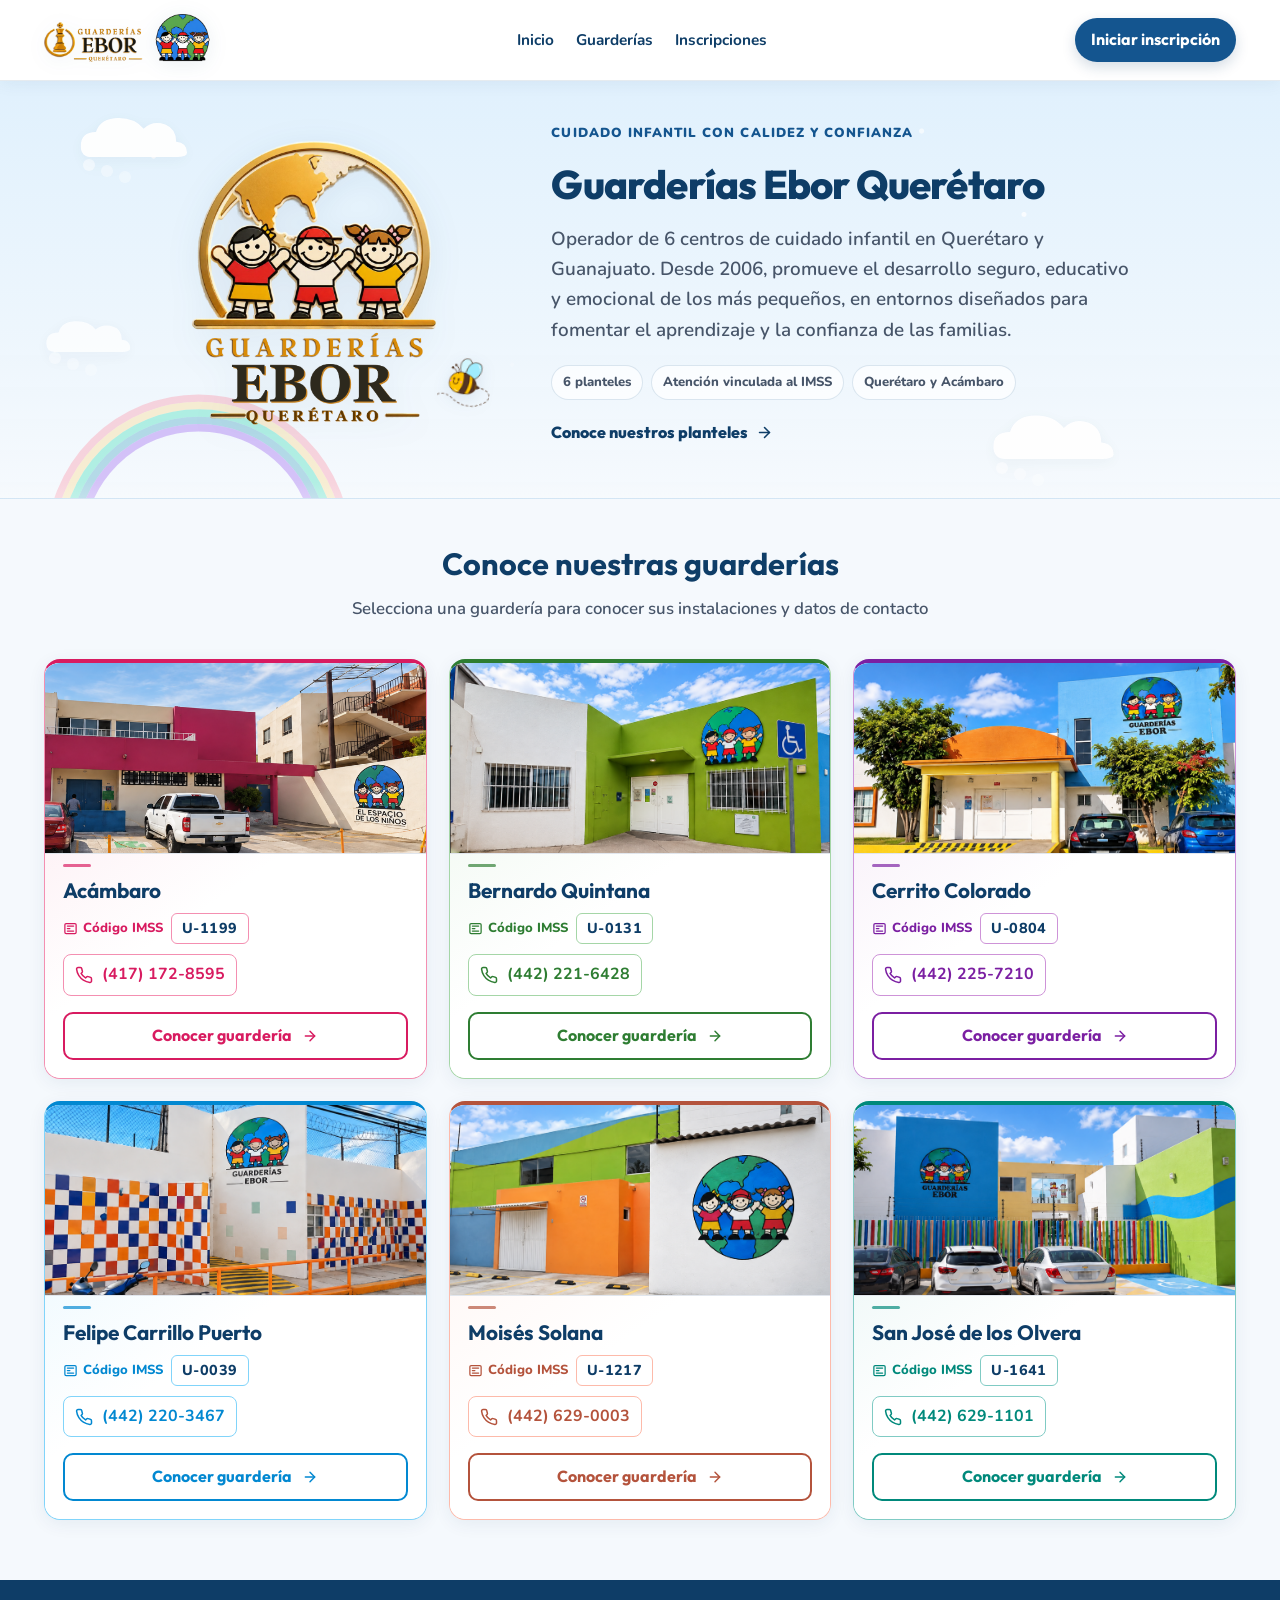
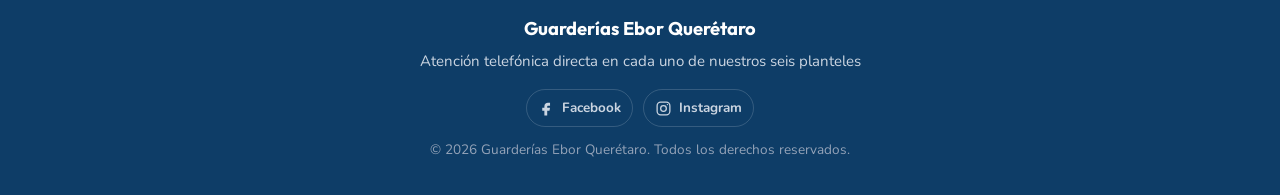
<file: index.html>
<!DOCTYPE html>
<html lang="es">

<head>
    <meta charset="UTF-8">
    <meta name="viewport" content="width=device-width, initial-scale=1.0">
    <title>Guarderías Ebor Querétaro — Conoce nuestras guarderías</title>
    <meta name="description"
        content="Página oficial de Guarderías Ebor Querétaro. Conoce nuestras 6 guarderías con instalaciones seguras, calidez humana y atención infantil profesional.">

    <!-- Tipografía Google Fonts -->
    <link rel="preconnect" href="https://fonts.googleapis.com">
    <link rel="preconnect" href="https://fonts.gstatic.com" crossorigin>
    <link
        href="https://fonts.googleapis.com/css2?family=Nunito:wght@400;600;700;800;900&family=Outfit:wght@500;600;700;800&display=swap"
        rel="stylesheet">

    <!-- Hojas de estilo -->
    <link rel="stylesheet" href="css/styles.css?v=4">
    <link rel="stylesheet" href="css/responsive.css">
</head>

<body>

    <nav class="main-nav" aria-label="Navegación principal">
        <div class="nav-inner">
            <a href="index.html" class="nav-brand" aria-label="Inicio de Guarderías Ebor">
                <img src="assets/img/banner-principal.png" alt="Guarderías Ebor" class="nav-brand-image">
            </a>
            <div class="nav-links" aria-label="Menú principal">
                <a href="index.html">Inicio</a>
                <a href="#guarderias">Guarderías</a>
                <a href="pages/inscripciones.html">Inscripciones</a>
            </div>
            <a href="pages/inscripciones.html" class="nav-cta">Iniciar inscripción</a>
        </div>
    </nav>

    <!-- Encabezado con atmósfera infantil-institucional -->
    <header class="hero-cielo">
        <!-- Elementos decorativos de fondo sutiles -->
        <div class="decoracion-cielo" aria-hidden="true">
            <!-- Nubes blancas decorativas -->
            <div class="nube nube-1">
                <svg viewBox="0 0 120 60" class="nube-svg">
                    <path
                        d="M20,48 Q10,48 10,38 Q10,25 24,25 Q28,12 45,12 Q60,12 68,22 Q76,14 88,18 Q98,22 98,34 Q108,35 108,44 Q108,48 98,48 Z"
                        fill="#ffffff" />
                </svg>
            </div>
            <div class="nube nube-2">
                <svg viewBox="0 0 140 70" class="nube-svg">
                    <path
                        d="M24,56 Q12,56 12,44 Q12,30 28,30 Q33,14 53,14 Q70,14 80,26 Q90,16 104,21 Q116,26 116,40 Q128,41 128,52 Q128,56 116,56 Z"
                        fill="#ffffff" />
                </svg>
            </div>
            <div class="nube nube-3">
                <svg viewBox="0 0 110 55" class="nube-svg">
                    <path
                        d="M18,44 Q9,44 9,35 Q9,23 22,23 Q26,11 41,11 Q55,11 62,20 Q70,13 81,17 Q90,20 90,31 Q99,32 99,40 Q99,44 90,44 Z"
                        fill="#ffffff" />
                </svg>
            </div>

            <div class="arcoiris-sutil">
                <svg viewBox="0 0 300 150" class="arcoiris-svg">
                    <path d="M 30,150 A 120,120 0 0,1 270,150" fill="none" stroke="#ff758f" stroke-width="6" opacity="0.36" />
                    <path d="M 36,150 A 114,114 0 0,1 264,150" fill="none" stroke="#ffd166" stroke-width="6" opacity="0.36" />
                    <path d="M 42,150 A 108,108 0 0,1 258,150" fill="none" stroke="#06d6a0" stroke-width="6" opacity="0.36" />
                    <path d="M 48,150 A 102,102 0 0,1 252,150" fill="none" stroke="#118ab2" stroke-width="6" opacity="0.36" />
                    <path d="M 54,150 A 96,96 0 0,1 246,150" fill="none" stroke="#8338ec" stroke-width="6" opacity="0.36" />
                </svg>
            </div>
        </div>

        <!-- Contenido principal del encabezado -->
        <div class="contenedor-hero">
            <!-- Logotipo oficial PNG transparente -->
            <div class="logo-contenedor">
                <img src="assets/img/logo.png" alt="Logotipo oficial de Guarderías Ebor Querétaro"
                    class="logo-principal" width="230" height="268">
                <img src="assets/icons/smiling.png" class="hero-icono-abeja" alt="" aria-hidden="true" width="512" height="512">
            </div>

            <div class="hero-textos">
                <p class="hero-kicker">Cuidado infantil con calidez y confianza</p>
                <h1 class="hero-titulo">Guarderías Ebor Querétaro</h1>
                <p class="hero-subtitulo">Operador de 6 centros de cuidado infantil en Querétaro y Guanajuato. Desde 2006, promueve el desarrollo seguro, educativo y emocional de los más pequeños, en entornos diseñados para fomentar el aprendizaje y la confianza de las familias.</p>
                <div class="hero-datos" aria-label="Información general">
                    <span>6 planteles</span>
                    <span>Atención vinculada al IMSS</span>
                    <span>Querétaro y Acámbaro</span>
                </div>
                <a href="#guarderias" class="hero-enlace">Conoce nuestros planteles
                    <svg viewBox="0 0 24 24" width="17" height="17" fill="none" stroke="currentColor" stroke-width="2.2" stroke-linecap="round" stroke-linejoin="round" aria-hidden="true">
                        <line x1="5" y1="12" x2="19" y2="12"></line>
                        <polyline points="12 5 19 12 12 19"></polyline>
                    </svg>
                </a>
            </div>
        </div>
    </header>

    <!-- Sección principal: Conoce nuestras guarderías -->
    <main class="contenido-principal">
        <section id="guarderias" class="seccion-guarderias" aria-labelledby="titulo-seccion-guarderias">
            <div class="seccion-cabecera">
                <h2 id="titulo-seccion-guarderias" class="seccion-titulo">
                    <span>Conoce nuestras guarderías</span>
                </h2>
                <p class="seccion-subtitulo">Selecciona una guardería para conocer sus instalaciones y datos de contacto
                </p>
            </div>

            <!-- Cuadrícula con las 6 tarjetas de las guarderías -->
            <div id="lista-guarderias" class="cuadricula-guarderias"></div>
        </section>
    </main>

    <!-- Pie de página institucional -->
    <footer class="pie-pagina" id="pie-pagina">
        <div class="pie-contenido">
            <p class="pie-marca"><strong>Guarderías Ebor Querétaro</strong></p>
            <p class="pie-nota">Atención telefónica directa en cada uno de nuestros seis planteles</p>
            <nav class="pie-redes" aria-label="Redes sociales de Guarderías Ebor">
                <a href="https://www.facebook.com/profile.php?id=61594847834977" target="_blank" rel="noopener noreferrer" aria-label="Visitar Facebook de Guarderías Ebor">
                    <svg viewBox="0 0 24 24" width="17" height="17" aria-hidden="true"><path d="M14 8h3V4h-3c-3 0-5 2-5 5v2H6v4h3v7h4v-7h3.2l.8-4h-4V9c0-.7.3-1 1-1Z"/></svg>
                    <span>Facebook</span>
                </a>
                <a href="https://www.instagram.com/guarderiaseborqueretaro/" target="_blank" rel="noopener noreferrer" aria-label="Visitar Instagram de Guarderías Ebor">
                    <svg viewBox="0 0 24 24" width="17" height="17" aria-hidden="true"><rect x="3" y="3" width="18" height="18" rx="5"/><circle cx="12" cy="12" r="4"/><circle cx="17.5" cy="6.5" r="1" class="instagram-punto"/></svg>
                    <span>Instagram</span>
                </a>
            </nav>
            <p class="pie-copyright">&copy; 2026 Guarderías Ebor Querétaro. Todos los derechos reservados.</p>
        </div>
    </footer>

    <!-- Scripts JavaScript -->
    <script src="js/guarderias.js"></script>
    <script src="js/main.js?v=3"></script>

</body>

</html>
</file>
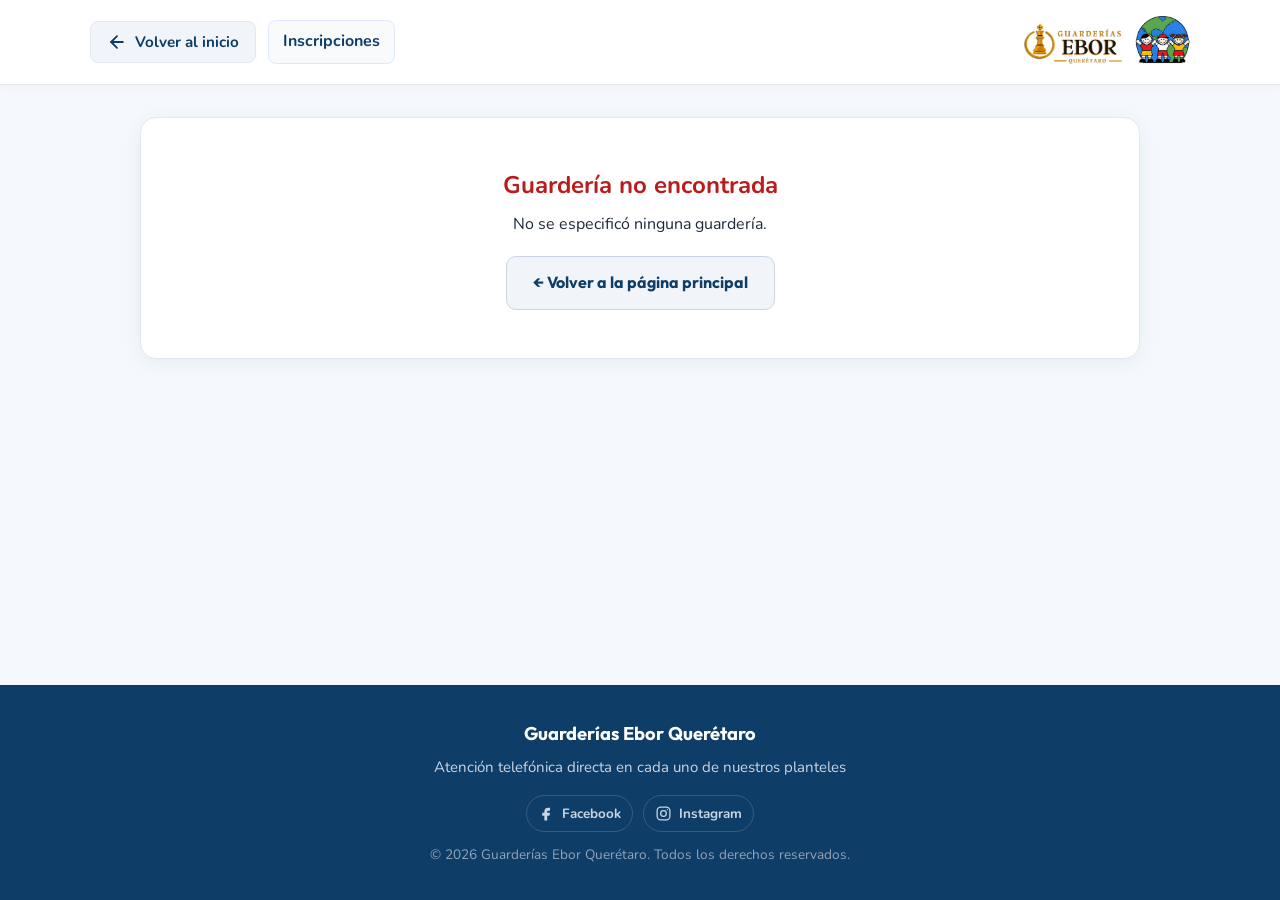
<file: pages/guarderia.html>
<!DOCTYPE html>
<html lang="es">

<head>
    <meta charset="UTF-8">
    <meta name="viewport" content="width=device-width, initial-scale=1.0">
    <title id="pagina-titulo">Guardería — Guarderías Ebor Querétaro</title>
    <meta name="description"
        content="Información, fachada, teléfono y recorrido de las instalaciones de Guarderías Ebor Querétaro.">

    <!-- Tipografía Google Fonts -->
    <link rel="preconnect" href="https://fonts.googleapis.com">
    <link rel="preconnect" href="https://fonts.gstatic.com" crossorigin>
    <link
        href="https://fonts.googleapis.com/css2?family=Nunito:wght@400;600;700;800;900&family=Outfit:wght@500;600;700;800&display=swap"
        rel="stylesheet">

    <!-- Hojas de estilo compartidas -->
    <link rel="stylesheet" href="../css/styles.css?v=4">
    <link rel="stylesheet" href="../css/responsive.css">
</head>

<body class="pagina-detalle">

    <!-- Barra de navegación superior y botón volver -->
    <header class="detalle-header">
        <div class="detalle-nav-contenedor">
            <div class="detalle-nav-izquierda">
                <a href="../index.html" class="btn-volver-arriba" id="btn-volver-superior">
                    <svg viewBox="0 0 24 24" width="20" height="20" fill="none" stroke="currentColor" stroke-width="2.2"
                        stroke-linecap="round" stroke-linejoin="round" aria-hidden="true">
                        <line x1="19" y1="12" x2="5" y2="12"></line>
                        <polyline points="12 19 5 12 12 5"></polyline>
                    </svg>
                    <span>Volver al inicio</span>
                </a>
                <a href="inscripciones.html" class="btn-nav-secundario">Inscripciones</a>
            </div>

            <a href="../index.html" class="detalle-logo-enlace" aria-label="Ir al inicio de Guarderías Ebor">
                <img src="../assets/img/banner-principal.png" alt="Logotipo Guarderías Ebor Querétaro"
                    class="detalle-logo-img" width="140" height="163">
            </a>
        </div>
    </header>

    <!-- Contenedor dinámico del plantel -->
    <main class="detalle-principal" id="contenedor-detalle">
        <!-- Renderizado dinámico vía JavaScript -->
        <div class="cargando-estado" id="estado-cargando">
            <p>Cargando información de la guardería...</p>
        </div>
    </main>

    <!-- Pie de página institucional -->
    <footer class="pie-pagina">
        <div class="pie-contenido">
            <p class="pie-marca"><strong>Guarderías Ebor Querétaro</strong></p>
            <p class="pie-nota">Atención telefónica directa en cada uno de nuestros planteles</p>
            <nav class="pie-redes" aria-label="Redes sociales de Guarderías Ebor">
                <a href="https://www.facebook.com/profile.php?id=61594847834977" target="_blank" rel="noopener noreferrer" aria-label="Visitar Facebook de Guarderías Ebor">
                    <svg viewBox="0 0 24 24" width="17" height="17" aria-hidden="true"><path d="M14 8h3V4h-3c-3 0-5 2-5 5v2H6v4h3v7h4v-7h3.2l.8-4h-4V9c0-.7.3-1 1-1Z"/></svg>
                    <span>Facebook</span>
                </a>
                <a href="https://www.instagram.com/guarderiaseborqueretaro/" target="_blank" rel="noopener noreferrer" aria-label="Visitar Instagram de Guarderías Ebor">
                    <svg viewBox="0 0 24 24" width="17" height="17" aria-hidden="true"><rect x="3" y="3" width="18" height="18" rx="5"/><circle cx="12" cy="12" r="4"/><circle cx="17.5" cy="6.5" r="1" class="instagram-punto"/></svg>
                    <span>Instagram</span>
                </a>
            </nav>
            <p class="pie-copyright">&copy; 2026 Guarderías Ebor Querétaro. Todos los derechos reservados.</p>
        </div>
    </footer>

    <!-- Scripts -->
    <script src="../js/guarderias.js"></script>
    <script>
        document.addEventListener("DOMContentLoaded", () => {
            const params = new URLSearchParams(window.location.search);
            const guarderiaId = params.get("id");
            const contenedor = document.getElementById("contenedor-detalle");

            if (!guarderiaId || typeof guarderias === "undefined") {
                mostrarError("No se especificó ninguna guardería.");
                return;
            }

            const guarderia = guarderias.find(g => g.id.toLowerCase() === guarderiaId.toLowerCase());

            if (!guarderia) {
                mostrarError("La guardería seleccionada no fue encontrada.");
                return;
            }

            // Actualizar título de la página
            document.title = `${guarderia.nombre} (${guarderia.codigo}) — Guarderías Ebor Querétaro`;
            const metaDesc = document.querySelector('meta[name="description"]');
            if (metaDesc) {
                metaDesc.setAttribute("content", `Conoce las instalaciones, fachada y teléfono del plantel ${guarderia.nombre} (${guarderia.codigo}) de Guarderías Ebor Querétaro.`);
            }

            // Aplicar variable de color de acento al contenedor
            contenedor.style.setProperty("--color-acento", guarderia.colorHex);
            contenedor.style.setProperty("--color-acento-bg", guarderia.colorBg);
            contenedor.style.setProperty("--color-acento-borde", guarderia.colorBorde);

            // Preparar bloque de dirección física
            let direccionHtml = "";
            if (guarderia.direccion && guarderia.direccion.trim() !== "") {
                direccionHtml = `<p class="info-valor">${guarderia.direccion}</p>`;
            } else {
                direccionHtml = `
                    <div class="caja-preparada">
                        <svg class="icono-caja" viewBox="0 0 24 24" width="20" height="20" fill="none" stroke="currentColor" stroke-width="2" stroke-linecap="round" stroke-linejoin="round">
                            <path d="M21 10c0 7-9 13-9 13s-9-6-9-13a9 9 0 0 1 18 0z"></path>
                            <circle cx="12" cy="10" r="3"></circle>
                        </svg>
                        <p class="texto-preparado">Espacio preparado para la dirección física de este plantel.</p>
                    </div>`;
            }

            // Preparar botón Cómo llegar (Google Maps)
            let mapsHtml = "";
            if (guarderia.googleMaps && guarderia.googleMaps.trim() !== "") {
                mapsHtml = `
                    <a href="${guarderia.googleMaps}" target="_blank" rel="noopener noreferrer" class="btn-accion-plantel">
                        <svg viewBox="0 0 24 24" width="18" height="18" fill="none" stroke="currentColor" stroke-width="2" stroke-linecap="round" stroke-linejoin="round" aria-hidden="true">
                            <polygon points="3 11 22 2 13 21 11 13 3 11"></polygon>
                        </svg>
                        <span>Cómo llegar (Google Maps)</span>
                    </a>`;
            } else {
                mapsHtml = `
                    <div class="caja-preparada-boton">
                        <span class="btn-como-llegar deshabilitado-preparado" title="Enlace a Google Maps en preparación">
                            <svg viewBox="0 0 24 24" width="18" height="18" fill="none" stroke="currentColor" stroke-width="2" stroke-linecap="round" stroke-linejoin="round">
                                <polygon points="3 11 22 2 13 21 11 13 3 11"></polygon>
                            </svg>
                            <span>Cómo llegar (Ubicación en Maps próximamente)</span>
                        </span>
                    </div>`;
            }

            // Preparar descripción general
            let descripcionHtml = "";
            if (guarderia.descripcion && guarderia.descripcion.trim() !== "") {
                descripcionHtml = `<p class="descripcion-parrafo">${guarderia.descripcion}</p>`;
            } else {
                descripcionHtml = `
                    <div class="caja-preparada">
                        <svg class="icono-caja" viewBox="0 0 24 24" width="20" height="20" fill="none" stroke="currentColor" stroke-width="2" stroke-linecap="round" stroke-linejoin="round">
                            <circle cx="12" cy="12" r="10"></circle>
                            <line x1="12" y1="16" x2="12" y2="12"></line>
                            <line x1="12" y1="8" x2="12.01" y2="8"></line>
                        </svg>
                        <p class="texto-preparado">Espacio preparado para la descripción general e información de este plantel.</p>
                    </div>`;
            }

            // Mantener los espacios reservados hasta incorporar fotografías reales.
            let galeriaSeccionHtml = "";
            if (guarderia.galeria && guarderia.galeria.length > 0) {
                galeriaSeccionHtml = `
                    <section class="ficha-seccion-bloque" aria-label="Galería de instalaciones">
                        <h2 class="seccion-bloque-titulo">Galería de instalaciones</h2>
                        <div class="carrusel-galeria" tabindex="0" aria-label="Fotografías de ${guarderia.nombre}">
                            <div class="carrusel-ventana">
                                <div class="carrusel-pista">
                                    ${guarderia.galeria.map((foto, indice) => {
                                        const src = typeof foto === "string" ? foto : foto.src;
                                        const titulo = typeof foto === "string" ? `Fotografía ${indice + 1}` : foto.titulo;
                                        return `
                                            <figure class="carrusel-diapositiva" aria-hidden="${indice !== 0}">
                                                <img src="${src}" alt="${titulo} de ${guarderia.nombre}" loading="lazy">
                                                <figcaption>${titulo}</figcaption>
                                            </figure>
                                        `;
                                    }).join("")}
                                </div>
                            </div>
                            ${guarderia.galeria.length > 1 ? `
                                <button class="carrusel-boton carrusel-anterior" type="button" aria-label="Fotografía anterior">
                                    <svg viewBox="0 0 24 24" aria-hidden="true"><polyline points="15 18 9 12 15 6"></polyline></svg>
                                </button>
                                <button class="carrusel-boton carrusel-siguiente" type="button" aria-label="Fotografía siguiente">
                                    <svg viewBox="0 0 24 24" aria-hidden="true"><polyline points="9 18 15 12 9 6"></polyline></svg>
                                </button>
                                <div class="carrusel-controles" aria-live="polite">
                                    <div class="carrusel-puntos" aria-hidden="true">
                                        ${guarderia.galeria.map((_, indice) => `<span class="carrusel-punto${indice === 0 ? " activo" : ""}"></span>`).join("")}
                                    </div>
                                    <span class="carrusel-contador">1 / ${guarderia.galeria.length}</span>
                                </div>
                            ` : ""}
                        </div>
                    </section>`;
            } else {
                galeriaSeccionHtml = `
                    <section class="ficha-seccion-bloque" aria-label="Galería de instalaciones">
                        <h2 class="seccion-bloque-titulo">Galería de instalaciones</h2>
                        <div class="galeria-preparada-grid">
                            ${["Salas de atención", "Patio y áreas de juego", "Áreas comunes"].map(nombre => `
                                <div class="slot-preparado">
                                    <svg class="slot-icono" viewBox="0 0 24 24" width="28" height="28" fill="none" stroke="currentColor" stroke-width="1.8" stroke-linecap="round" stroke-linejoin="round" aria-hidden="true">
                                        <rect x="3" y="3" width="18" height="18" rx="2"></rect>
                                        <circle cx="8.5" cy="8.5" r="1.5"></circle>
                                        <polyline points="21 15 16 10 5 21"></polyline>
                                    </svg>
                                    <span class="slot-texto">${nombre}</span>
                                    <small class="slot-estado">Fotografía próximamente</small>
                                </div>
                            `).join("")}
                        </div>
                    </section>`;
            }

            // Mantener también un espacio claro para futuros recorridos.
            let videosSeccionHtml = "";
            if (guarderia.videos && guarderia.videos.length > 0) {
                videosSeccionHtml = `
                    <section class="ficha-seccion-bloque" aria-label="Videos o recorridos">
                        <h2 class="seccion-bloque-titulo">Videos y recorridos</h2>
                        <div class="videos-grid">
                            ${guarderia.videos.map((video, indice) => {
                                const src = typeof video === "string" ? video : video.src;
                                const titulo = typeof video === "string"
                                    ? `Video ${indice + 1}`
                                    : (video.titulo || `Video ${indice + 1}`);
                                return `
                                    <figure class="video-item">
                                        <video controls preload="metadata" playsinline class="video-reproductor">
                                            <source src="${src}" type="video/mp4">
                                            Tu navegador no puede reproducir este video.
                                        </video>
                                        <figcaption>${titulo}</figcaption>
                                    </figure>
                                `;
                            }).join("")}
                        </div>
                    </section>`;
            } else {
                videosSeccionHtml = `
                    <section class="ficha-seccion-bloque" aria-label="Videos o recorridos">
                        <h2 class="seccion-bloque-titulo">Videos y recorridos</h2>
                        <div class="video-preparado-caja">
                            <svg class="slot-icono-video" viewBox="0 0 24 24" width="36" height="36" fill="none" stroke="currentColor" stroke-width="1.8" stroke-linecap="round" stroke-linejoin="round" aria-hidden="true">
                                <polygon points="23 7 16 12 23 17 23 7"></polygon>
                                <rect x="1" y="5" width="15" height="14" rx="2"></rect>
                            </svg>
                            <p class="texto-preparado-video">Próximamente podrás conocer este plantel mediante un recorrido.</p>
                        </div>
                    </section>`;
            }

            // Estructura completa de la página individual
            contenedor.innerHTML = `
                <article class="ficha-guarderia">
                    <section class="ficha-resumen" aria-label="Resumen del plantel">
                        <div class="ficha-seccion-fachada">
                            <div class="fachada-marco">
                                <img src="${guarderia.imagenDetalle}" alt="Fachada oficial de Guardería ${guarderia.nombre}" class="fachada-foto-grande">
                            </div>
                        </div>
                        <div class="ficha-identidad">
                            <div class="ficha-identidad-cabecera">
                                <p class="ficha-kicker">Plantel Guarderías Ebor</p>
                                <h1 class="ficha-nombre">${guarderia.nombre}</h1>
                                <span class="ficha-codigo-badge">
                                    <svg viewBox="0 0 24 24" width="16" height="16" fill="none" stroke="currentColor" stroke-width="2" stroke-linecap="round" stroke-linejoin="round" aria-hidden="true">
                                        <rect x="3" y="4" width="18" height="16" rx="2"></rect>
                                        <path d="M7 8h10M7 12h4m-4 4h10"></path>
                                    </svg>
                                    <span>Código IMSS: ${guarderia.codigo}</span>
                                </span>
                            </div>
                            <div class="descripcion-parrafo">${descripcionHtml.replace(/^<p class="descripcion-parrafo">|<\/p>$/g, "")}</div>
                        </div>
                    </section>

                    <!-- 4, 5 y 6: Teléfono para llamar, Dirección y Cómo llegar -->
                    <section class="ficha-seccion-contacto" aria-label="Contacto y ubicación">
                        <div class="contacto-cabecera">
                            <div>
                                <p class="ficha-kicker">Información útil</p>
                                <h2>Contacto y siguientes pasos</h2>
                            </div>
                        </div>
                        <div class="cuadricula-contacto">
                            <!-- 4: Número telefónico con botón para llamar -->
                            <div class="tarjeta-contacto-item tarjeta-tel-accion">
                                <div class="contacto-titulo-fila">
                                    <span class="contacto-icono" aria-hidden="true">
                                        <svg viewBox="0 0 24 24"><path d="M22 16.92v3a2 2 0 0 1-2.18 2 19.79 19.79 0 0 1-8.63-3.07 19.5 19.5 0 0 1-6-6 19.79 19.79 0 0 1-3.07-8.67A2 2 0 0 1 4.11 2h3a2 2 0 0 1 2 1.72 12.84 12.84 0 0 0 .7 2.81 2 2 0 0 1-.45 2.11L8.09 9.91a16 16 0 0 0 6 6l1.27-1.27a2 2 0 0 1 2.11-.45 12.84 12.84 0 0 0 2.81.7A2 2 0 0 1 22 16.92z"></path></svg>
                                    </span>
                                    <h2 class="contacto-subtitulo">Teléfono de atención</h2>
                                </div>
                                <p class="contacto-indicacion">Llamada directa desde tu dispositivo:</p>
                                <a href="tel:${guarderia.telefono}" class="btn-accion-plantel" aria-label="Llamar a Guardería ${guarderia.nombre} al ${guarderia.telefonoFormato}">
                                    <svg viewBox="0 0 24 24" width="22" height="22" fill="none" stroke="currentColor" stroke-width="2.2" stroke-linecap="round" stroke-linejoin="round">
                                        <path d="M22 16.92v3a2 2 0 0 1-2.18 2 19.79 19.79 0 0 1-8.63-3.07 19.5 19.5 0 0 1-6-6 19.79 19.79 0 0 1-3.07-8.67A2 2 0 0 1 4.11 2h3a2 2 0 0 1 2 1.72 12.84 12.84 0 0 0 .7 2.81 2 2 0 0 1-.45 2.11L8.09 9.91a16 16 0 0 0 6 6l1.27-1.27a2 2 0 0 1 2.11-.45 12.84 12.84 0 0 0 2.81.7A2 2 0 0 1 22 16.92z"></path>
                                    </svg>
                                    <span class="btn-llamar-texto">Llamar: ${guarderia.telefonoFormato}</span>
                                </a>
                            </div>

                            <!-- 5 y 6: Dirección física y Cómo llegar -->
                            <div class="tarjeta-contacto-item">
                                <div class="contacto-titulo-fila">
                                    <span class="contacto-icono" aria-hidden="true">
                                        <svg viewBox="0 0 24 24"><path d="M21 10c0 7-9 13-9 13s-9-6-9-13a9 9 0 0 1 18 0z"></path><circle cx="12" cy="10" r="3"></circle></svg>
                                    </span>
                                    <h2 class="contacto-subtitulo">Ubicación y dirección</h2>
                                </div>
                                ${direccionHtml}
                                <div class="contenedor-como-llegar">
                                    ${mapsHtml}
                                </div>
                            </div>

                            <div class="tarjeta-contacto-item tarjeta-inscripcion-cta">
                                <div class="contacto-titulo-fila">
                                    <span class="contacto-icono" aria-hidden="true">
                                        <svg viewBox="0 0 24 24"><path d="M9 11l3 3L22 4"></path><path d="M21 12v7a2 2 0 0 1-2 2H5a2 2 0 0 1-2-2V5a2 2 0 0 1 2-2h11"></path></svg>
                                    </span>
                                    <h2 class="contacto-subtitulo">Cómo inscribir</h2>
                                </div>
                                <p class="contacto-indicacion">Consulta el proceso oficial del IMSS y revisa la guardería de tu elección.</p>
                                <a href="inscripciones.html" class="btn-accion-plantel">
                                    <svg viewBox="0 0 24 24" width="18" height="18" fill="none" stroke="currentColor" stroke-width="2" stroke-linecap="round" stroke-linejoin="round" aria-hidden="true">
                                        <path d="M9 11l3 3L22 4"></path><path d="M21 12v7a2 2 0 0 1-2 2H5a2 2 0 0 1-2-2V5a2 2 0 0 1 2-2h11"></path>
                                    </svg>
                                    <span>Ver proceso de inscripción</span>
                                </a>
                            </div>
                        </div>
                    </section>

                    ${galeriaSeccionHtml}
                    ${videosSeccionHtml}

                    <!-- 10: Botón para regresar a la página principal -->
                    <div class="ficha-pie-navegacion">
                        <a href="../index.html" class="btn-regresar-catalogo">
                            <svg viewBox="0 0 24 24" width="20" height="20" fill="none" stroke="currentColor" stroke-width="2.2" stroke-linecap="round" stroke-linejoin="round">
                                <line x1="19" y1="12" x2="5" y2="12"></line>
                                <polyline points="12 19 5 12 12 5"></polyline>
                            </svg>
                            <span>Regresar al listado de guarderías</span>
                        </a>
                    </div>
                </article>
            `;

            inicializarCarruseles();
        });

        function inicializarCarruseles() {
            document.querySelectorAll(".carrusel-galeria").forEach((carrusel) => {
                const pista = carrusel.querySelector(".carrusel-pista");
                const diapositivas = [...carrusel.querySelectorAll(".carrusel-diapositiva")];
                const puntos = [...carrusel.querySelectorAll(".carrusel-punto")];
                const contador = carrusel.querySelector(".carrusel-contador");
                const anterior = carrusel.querySelector(".carrusel-anterior");
                const siguiente = carrusel.querySelector(".carrusel-siguiente");
                let indiceActual = 0;
                let inicioToque = 0;

                if (diapositivas.length < 2) return;

                const mostrar = (nuevoIndice) => {
                    indiceActual = (nuevoIndice + diapositivas.length) % diapositivas.length;
                    pista.style.transform = `translateX(-${indiceActual * 100}%)`;
                    diapositivas.forEach((diapositiva, indice) => diapositiva.setAttribute("aria-hidden", indice !== indiceActual));
                    puntos.forEach((punto, indice) => punto.classList.toggle("activo", indice === indiceActual));
                    contador.textContent = `${indiceActual + 1} / ${diapositivas.length}`;
                };

                anterior.addEventListener("click", () => mostrar(indiceActual - 1));
                siguiente.addEventListener("click", () => mostrar(indiceActual + 1));
                carrusel.addEventListener("keydown", (evento) => {
                    if (evento.key === "ArrowLeft") mostrar(indiceActual - 1);
                    if (evento.key === "ArrowRight") mostrar(indiceActual + 1);
                });
                carrusel.addEventListener("touchstart", (evento) => { inicioToque = evento.touches[0].clientX; }, { passive: true });
                carrusel.addEventListener("touchend", (evento) => {
                    const distancia = evento.changedTouches[0].clientX - inicioToque;
                    if (Math.abs(distancia) > 45) mostrar(indiceActual + (distancia < 0 ? 1 : -1));
                }, { passive: true });
            });
        }

        function mostrarError(mensaje) {
            const contenedor = document.getElementById("contenedor-detalle");
            contenedor.innerHTML = `
                <div class="caja-error">
                    <h2>Guardería no encontrada</h2>
                    <p>${mensaje}</p>
                    <a href="../index.html" class="btn-regresar-catalogo" style="margin-top: 18px;">
                        ← Volver a la página principal
                    </a>
                </div>
            `;
        }
    </script>

</body>

</html>
</file>
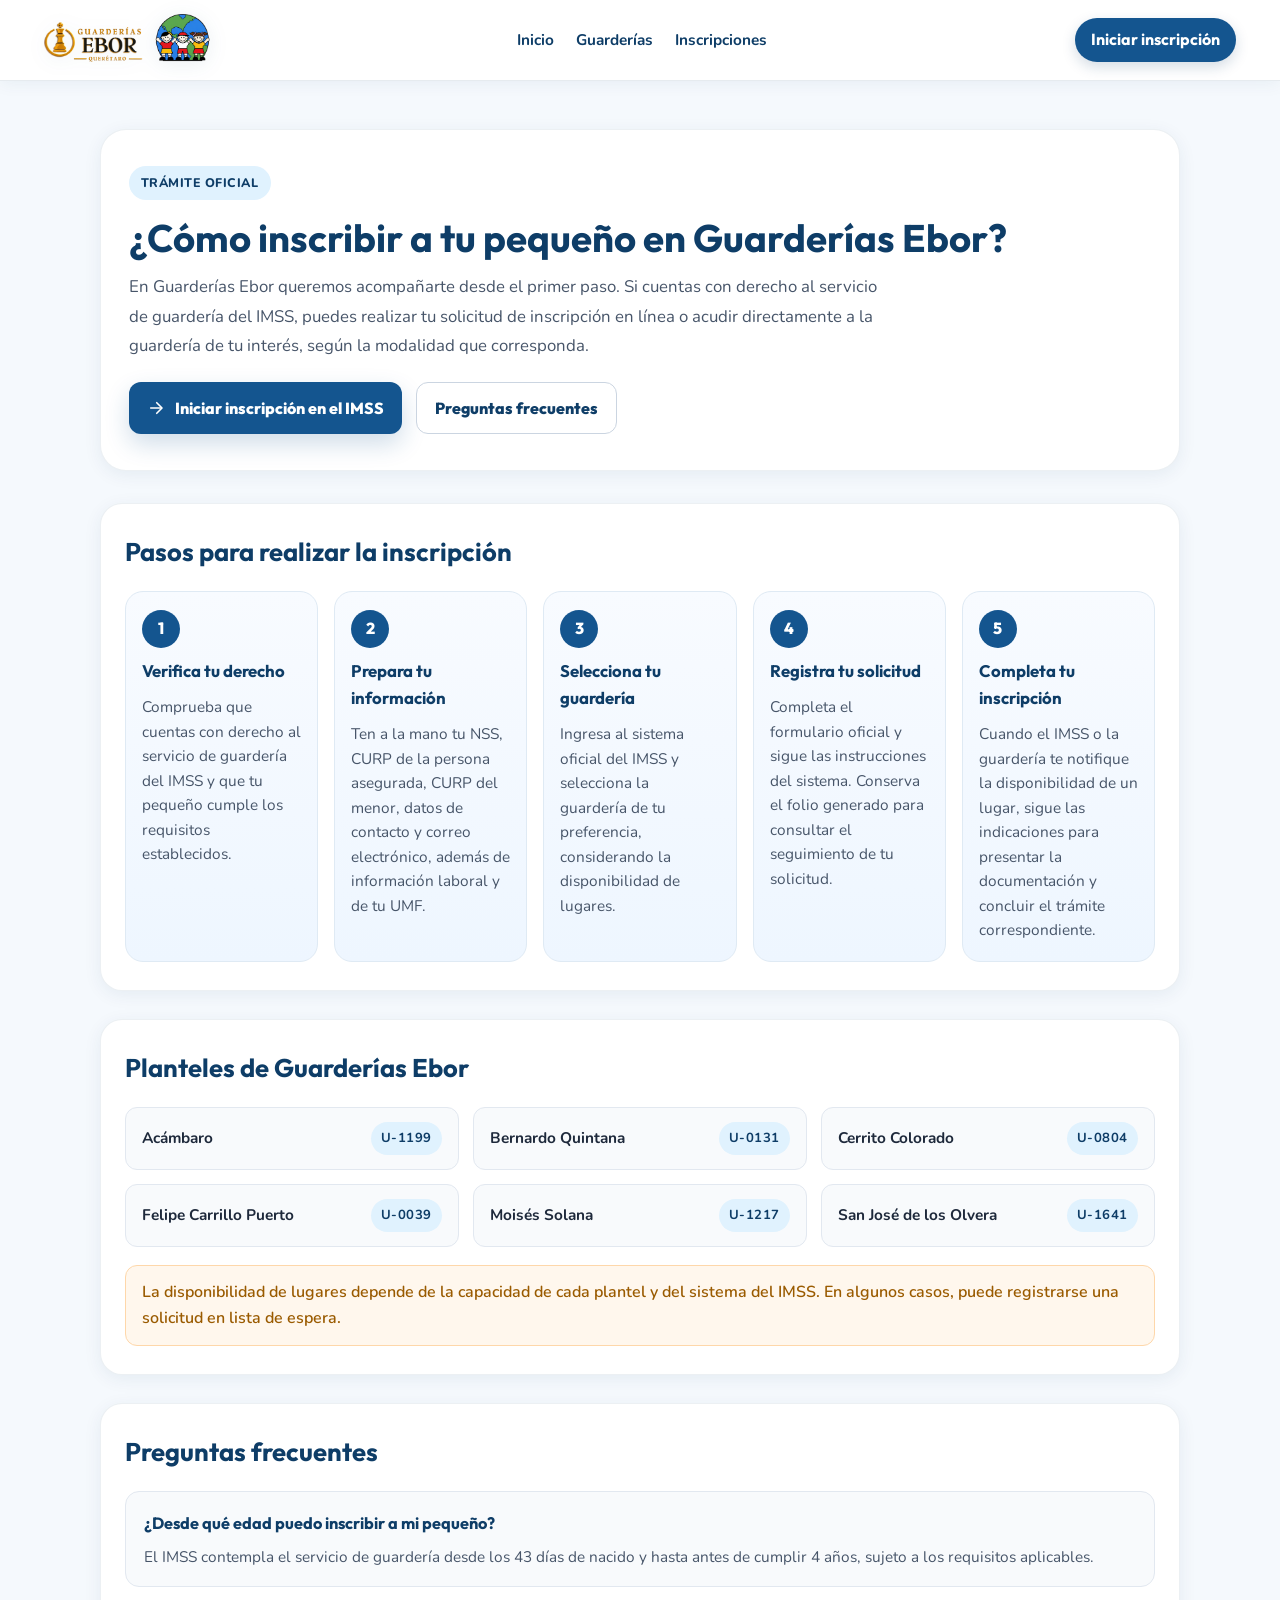
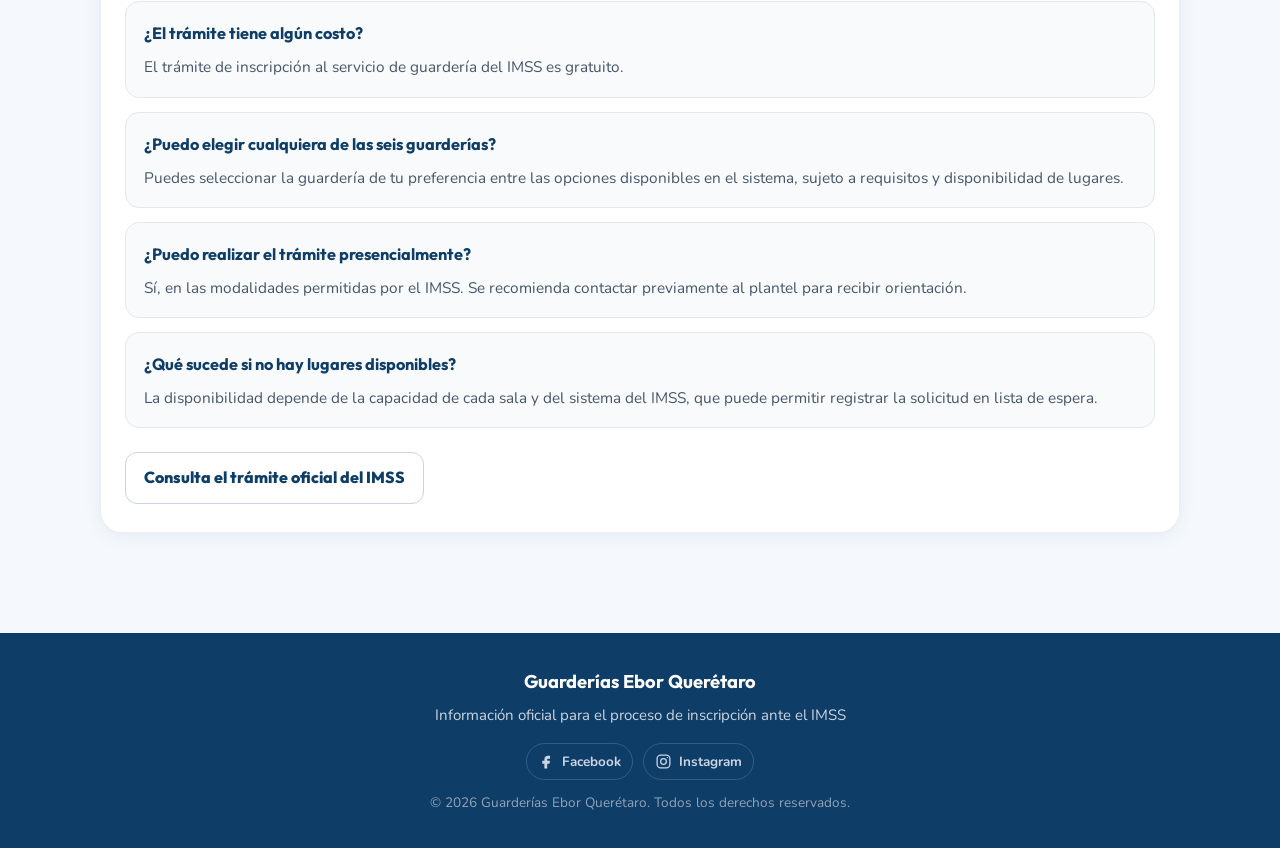
<file: pages/inscripciones.html>
<!DOCTYPE html>
<html lang="es">

<head>
    <meta charset="UTF-8">
    <meta name="viewport" content="width=device-width, initial-scale=1.0">
    <title>Inscripciones | Guarderías Ebor Querétaro</title>
    <meta name="description"
        content="Cómo inscribir a tu pequeño en Guarderías Ebor. Revisa los pasos del IMSS, los códigos de los seis planteles y la información oficial para iniciar tu trámite.">

    <link rel="preconnect" href="https://fonts.googleapis.com">
    <link rel="preconnect" href="https://fonts.gstatic.com" crossorigin>
    <link
        href="https://fonts.googleapis.com/css2?family=Nunito:wght@400;600;700;800;900&family=Outfit:wght@500;600;700;800&display=swap"
        rel="stylesheet">

    <link rel="stylesheet" href="../css/styles.css?v=4">
    <link rel="stylesheet" href="../css/responsive.css">
</head>

<body class="pagina-inscripciones">
    <nav class="main-nav" aria-label="Navegación principal">
        <div class="nav-inner">
            <a href="../index.html" class="nav-brand" aria-label="Inicio de Guarderías Ebor">
                <img src="../assets/img/banner-principal.png" alt="Guarderías Ebor" class="nav-brand-image">
            </a>
            <div class="nav-links" aria-label="Menú principal">
                <a href="../index.html">Inicio</a>
                <a href="../index.html#guarderias">Guarderías</a>
                <a href="inscripciones.html">Inscripciones</a>
            </div>
            <a href="https://stigi.imss.gob.mx/" target="_blank" rel="noopener noreferrer" class="nav-cta">Iniciar inscripción</a>
        </div>
    </nav>

    <main class="seccion-inscripciones">
        <section class="inscripciones-hero" aria-labelledby="titulo-inscripciones">
            <div class="inscripciones-linea-kicker">
                <div class="inscripciones-kicker">Trámite oficial</div>
            </div>
            <h1 id="titulo-inscripciones" class="inscripciones-titulo">¿Cómo inscribir a tu pequeño en Guarderías Ebor?</h1>
            <p class="inscripciones-intro">
                En Guarderías Ebor queremos acompañarte desde el primer paso. Si cuentas con derecho al servicio de
                guardería del IMSS, puedes realizar tu solicitud de inscripción en línea o acudir directamente a la
                guardería de tu interés, según la modalidad que corresponda.
            </p>
            <div class="inscripciones-cta-row">
                <a href="https://stigi.imss.gob.mx/" target="_blank" rel="noopener noreferrer" class="btn-imss-principal">
                    <svg viewBox="0 0 24 24" width="18" height="18" fill="none" stroke="currentColor" stroke-width="2.2" stroke-linecap="round" stroke-linejoin="round" aria-hidden="true">
                        <path d="M5 12h14"></path>
                        <path d="M13 5l7 7-7 7"></path>
                    </svg>
                    <span>Iniciar inscripción en el IMSS</span>
                </a>
                <a href="#faq" class="btn-imss-secundario">Preguntas frecuentes</a>
            </div>
        </section>

        <section class="pasos-panel" aria-labelledby="titulo-pasos">
            <h2 id="titulo-pasos" class="panel-titulo">Pasos para realizar la inscripción</h2>
            <div class="pasos-grid">
                <article class="paso-item">
                    <span class="paso-numero">1</span>
                    <h3 class="paso-titulo">Verifica tu derecho</h3>
                    <p>Comprueba que cuentas con derecho al servicio de guardería del IMSS y que tu pequeño cumple los requisitos establecidos.</p>
                </article>

                <article class="paso-item">
                    <span class="paso-numero">2</span>
                    <h3 class="paso-titulo">Prepara tu información</h3>
                    <p>Ten a la mano tu NSS, CURP de la persona asegurada, CURP del menor, datos de contacto y correo electrónico, además de información laboral y de tu UMF.</p>
                </article>

                <article class="paso-item">
                    <span class="paso-numero">3</span>
                    <h3 class="paso-titulo">Selecciona tu guardería</h3>
                    <p>Ingresa al sistema oficial del IMSS y selecciona la guardería de tu preferencia, considerando la disponibilidad de lugares.</p>
                </article>

                <article class="paso-item">
                    <span class="paso-numero">4</span>
                    <h3 class="paso-titulo">Registra tu solicitud</h3>
                    <p>Completa el formulario oficial y sigue las instrucciones del sistema. Conserva el folio generado para consultar el seguimiento de tu solicitud.</p>
                </article>

                <article class="paso-item">
                    <span class="paso-numero">5</span>
                    <h3 class="paso-titulo">Completa tu inscripción</h3>
                    <p>Cuando el IMSS o la guardería te notifique la disponibilidad de un lugar, sigue las indicaciones para presentar la documentación y concluir el trámite correspondiente.</p>
                </article>
            </div>
        </section>

        <section class="plantel-panel" aria-labelledby="titulo-planteles">
            <h2 id="titulo-planteles" class="panel-titulo">Planteles de Guarderías Ebor</h2>
            <div id="lista-planteles" class="planteles-grid" aria-live="polite"></div>
            <p class="nota-importante">
                La disponibilidad de lugares depende de la capacidad de cada plantel y del sistema del IMSS. En algunos casos, puede registrarse una solicitud en lista de espera.
            </p>
        </section>

        <section id="faq" class="faq-panel" aria-labelledby="titulo-faq">
            <h2 id="titulo-faq" class="panel-titulo">Preguntas frecuentes</h2>
            <div class="faq-list">
                <article class="faq-item">
                    <h3>¿Desde qué edad puedo inscribir a mi pequeño?</h3>
                    <p>El IMSS contempla el servicio de guardería desde los 43 días de nacido y hasta antes de cumplir 4 años, sujeto a los requisitos aplicables.</p>
                </article>

                <article class="faq-item">
                    <h3>¿El trámite tiene algún costo?</h3>
                    <p>El trámite de inscripción al servicio de guardería del IMSS es gratuito.</p>
                </article>

                <article class="faq-item">
                    <h3>¿Puedo elegir cualquiera de las seis guarderías?</h3>
                    <p>Puedes seleccionar la guardería de tu preferencia entre las opciones disponibles en el sistema, sujeto a requisitos y disponibilidad de lugares.</p>
                </article>

                <article class="faq-item">
                    <h3>¿Puedo realizar el trámite presencialmente?</h3>
                    <p>Sí, en las modalidades permitidas por el IMSS. Se recomienda contactar previamente al plantel para recibir orientación.</p>
                </article>

                <article class="faq-item">
                    <h3>¿Qué sucede si no hay lugares disponibles?</h3>
                    <p>La disponibilidad depende de la capacidad de cada sala y del sistema del IMSS, que puede permitir registrar la solicitud en lista de espera.</p>
                </article>
            </div>

            <div class="inscripciones-cta-row" style="margin-top: 24px;">
                <a href="https://www.imss.gob.mx/tramites/imss01006" target="_blank" rel="noopener noreferrer" class="btn-imss-secundario">Consulta el trámite oficial del IMSS</a>
            </div>
        </section>
    </main>

    <footer class="pie-pagina" id="pie-pagina">
        <div class="pie-contenido">
            <p class="pie-marca"><strong>Guarderías Ebor Querétaro</strong></p>
            <p class="pie-nota">Información oficial para el proceso de inscripción ante el IMSS</p>
            <nav class="pie-redes" aria-label="Redes sociales de Guarderías Ebor">
                <a href="https://www.facebook.com/profile.php?id=61594847834977" target="_blank" rel="noopener noreferrer" aria-label="Visitar Facebook de Guarderías Ebor">
                    <svg viewBox="0 0 24 24" width="17" height="17" aria-hidden="true"><path d="M14 8h3V4h-3c-3 0-5 2-5 5v2H6v4h3v7h4v-7h3.2l.8-4h-4V9c0-.7.3-1 1-1Z"/></svg>
                    <span>Facebook</span>
                </a>
                <a href="https://www.instagram.com/guarderiaseborqueretaro/" target="_blank" rel="noopener noreferrer" aria-label="Visitar Instagram de Guarderías Ebor">
                    <svg viewBox="0 0 24 24" width="17" height="17" aria-hidden="true"><rect x="3" y="3" width="18" height="18" rx="5"/><circle cx="12" cy="12" r="4"/><circle cx="17.5" cy="6.5" r="1" class="instagram-punto"/></svg>
                    <span>Instagram</span>
                </a>
            </nav>
            <p class="pie-copyright">&copy; 2026 Guarderías Ebor Querétaro. Todos los derechos reservados.</p>
        </div>
    </footer>

    <script src="../js/guarderias.js"></script>
    <script>
        document.addEventListener("DOMContentLoaded", () => {
            const contenedor = document.getElementById("lista-planteles");
            if (!contenedor || typeof guarderias === "undefined") {
                return;
            }

            const guarderiasOrdenadas = [...guarderias].sort((a, b) =>
                a.nombre.localeCompare(b.nombre, "es", { sensitivity: "base" })
            );

            contenedor.innerHTML = guarderiasOrdenadas
                .map((guarderia) => `
                    <div class="plantel-item">
                        <span>${guarderia.nombre}</span>
                        <strong>${guarderia.codigo}</strong>
                    </div>
                `)
                .join("");
        });
    </script>
</body>

</html>
</file>
<file: css/styles.css>
/* ==========================================================================
   GUARDERÍAS EBOR QUERÉTARO — HOJA DE ESTILOS PRINCIPAL
   Diseño: Moderno, cálido, infantil-institucional, accesible y responsivo
   ========================================================================== */

:root {
    /* Paleta Institucional y Cielo */
    --cielo-top: #dff0fd;
    --cielo-medio: #edf6fd;
    --cielo-base: #f5f9fd;
    --azul-ebor-profundo: #0e3d67;
    --azul-ebor: #14558f;
    --azul-enlace: #0284c7;
    --azul-enlace-hover: #0369a1;

    /* Acentos por plantel (según especificación oficial) */
    --color-verde: #2e7d32;
    --color-rosa: #d81b60;
    --color-azul: #0288d1;
    --color-morado: #7b1fa2;
    --color-turquesa: #00897b;
    --color-amarillo: #d97706;

    /* Tipografía y Textos */
    --fuente-titulos: 'Outfit', -apple-system, BlinkMacSystemFont, "Segoe UI", Roboto, sans-serif;
    --fuente-texto: 'Nunito', -apple-system, BlinkMacSystemFont, "Segoe UI", Roboto, sans-serif;
    --texto-principal: #1e293b;
    --texto-secundario: #475569;
    --texto-mutado: #64748b;

    /* Superficies y Sombras */
    --fondo-tarjeta: #ffffff;
    --borde-suave: #e2e8f0;
    --borde-tarjeta: rgba(14, 61, 103, 0.08);
    --sombra-tarjeta: 0 4px 18px rgba(14, 61, 103, 0.07);
    --sombra-tarjeta-hover: 0 10px 26px rgba(14, 61, 103, 0.12);
    --radio-tarjeta: 16px;
    --radio-boton: 10px;
}

/* Reset básico y normalización */
*, *::before, *::after {
    box-sizing: border-box;
    margin: 0;
    padding: 0;
}

html {
    scroll-behavior: smooth;
    font-size: 16px;
}

body {
    font-family: var(--fuente-texto);
    color: var(--texto-principal);
    background-color: var(--cielo-base);
    line-height: 1.6;
    -webkit-font-smoothing: antialiased;
    min-height: 100vh;
    display: flex;
    flex-direction: column;
}

/* ==========================================================================
   ENCABEZADO / HERO — ATMÓSFERA CIELO, SOL, NUBES Y ARCOÍRIS
   ========================================================================== */

.hero-cielo {
    position: relative;
    background: linear-gradient(180deg, rgba(223, 240, 253, 0.96) 0%, rgba(237, 246, 253, 0.96) 62%, rgba(245, 249, 253, 0.98) 100%);
    padding: 42px 20px 52px;
    text-align: center;
    overflow: hidden;
    border-bottom: 1px solid rgba(14, 61, 103, 0.06);
}

/* Elementos decorativos del cielo */
.decoracion-cielo {
    position: absolute;
    inset: 0;
    pointer-events: none;
    overflow: hidden;
}

.decoracion-cielo::before {
    content: "";
    position: absolute;
    inset: 0;
    background:
        radial-gradient(circle at 12% 18%, rgba(255, 255, 255, 0.9) 0 2px, transparent 3px),
        radial-gradient(circle at 22% 28%, rgba(255, 255, 255, 0.7) 0 1.5px, transparent 2.5px),
        radial-gradient(circle at 72% 12%, rgba(255, 255, 255, 0.7) 0 2px, transparent 3px),
        radial-gradient(circle at 80% 32%, rgba(255, 255, 255, 0.8) 0 2px, transparent 3px),
        radial-gradient(circle at 66% 24%, rgba(255, 255, 255, 0.5) 0 1.5px, transparent 2.5px),
        radial-gradient(circle at 40% 68%, rgba(255,255,255,0.2) 0 1.5px, transparent 2.5px),
        radial-gradient(circle at 54% 38%, rgba(255,255,255,0.28) 0 1.5px, transparent 2.5px);
    opacity: 0.9;
}

.decoracion-cielo::after {
    content: "";
    position: absolute;
    left: 0;
    right: 0;
    bottom: 0;
    height: 18px;
    background: linear-gradient(180deg, rgba(255,255,255,0), rgba(255,255,255,0.18));
    pointer-events: none;
}

/* Nubes blancas decorativas */
.nube {
    position: absolute;
    z-index: 1;
    filter: drop-shadow(0 3px 8px rgba(14, 61, 103, 0.05));
    opacity: 0.94;
}

.nube::after {
    content: "";
    position: absolute;
    inset: auto auto 10% 10%;
    width: 12px;
    height: 12px;
    background: rgba(255, 255, 255, 0.5);
    border-radius: 50%;
    box-shadow: 18px 6px 0 rgba(255, 255, 255, 0.4), 36px 12px 0 rgba(255, 255, 255, 0.35);
}

.nube-1 {
    top: 24px;
    left: clamp(10px, 6vw, 70px);
    width: clamp(80px, 11vw, 130px);
    animation: flotarNube 7s ease-in-out infinite alternate;
}

.nube-2 {
    bottom: 16px;
    right: clamp(20px, 12vw, 160px);
    width: clamp(90px, 12vw, 145px);
    animation: flotarNube 8.5s ease-in-out infinite alternate-reverse;
}

.nube-3 {
    top: 55%;
    left: clamp(5px, 3vw, 40px);
    width: clamp(65px, 8vw, 105px);
    opacity: 0.75;
    animation: flotarNube 9s ease-in-out infinite alternate;
}

.nube-svg {
    width: 100%;
    height: auto;
}

@keyframes flotarNube {
    0% { transform: translateY(0); }
    100% { transform: translateY(-8px); }
}

/* Arcoíris integrado detrás del logotipo, sin competir con el contenido */
.arcoiris-sutil {
    position: absolute;
    left: clamp(-70px, 1vw, 18px);
    bottom: -48px;
    width: clamp(260px, 29vw, 390px);
    pointer-events: none;
    opacity: 0.78;
}

.arcoiris-svg {
    display: block;
    width: 100%;
    height: auto;
}

/* Contenido del Encabezado */
.contenedor-hero {
    position: relative;
    z-index: 2;
    max-width: 980px;
    margin: 0 auto;
    display: grid;
    grid-template-columns: minmax(210px, 0.72fr) minmax(0, 1.28fr);
    align-items: center;
    gap: clamp(34px, 6vw, 76px);
}

.logo-contenedor {
    margin-bottom: 0;
    display: inline-flex;
    justify-content: center;
    align-items: center;
    position: relative;
}

.hero-icono-abeja {
    position: absolute;
    right: -16px;
    bottom: 22px;
    width: 52px;
    height: 52px;
    object-fit: contain;
    transform: rotate(8deg);
    filter: drop-shadow(0 5px 8px rgba(14, 61, 103, 0.1));
}

.logo-principal {
    max-width: 250px;
    width: 100%;
    height: auto;
    display: block;
    filter: drop-shadow(0 6px 16px rgba(14, 61, 103, 0.08));
    transition: transform 0.3s ease;
}

.logo-principal:hover {
    transform: scale(1.02);
}

.hero-textos {
    text-align: left;
}

.hero-kicker {
    color: var(--azul-ebor);
    font-size: 0.82rem;
    font-weight: 900;
    letter-spacing: 0.08em;
    text-transform: uppercase;
    margin-bottom: 8px;
}

.hero-titulo {
    font-family: var(--fuente-titulos);
    font-size: clamp(1.8rem, 3.2vw, 2.5rem);
    font-weight: 800;
    color: var(--azul-ebor-profundo);
    letter-spacing: -0.02em;
    margin-bottom: 8px;
}

.hero-subtitulo {
    font-size: clamp(1rem, 1.6vw, 1.18rem);
    font-weight: 600;
    color: var(--texto-secundario);
    max-width: 590px;
}

.hero-datos {
    display: flex;
    flex-wrap: wrap;
    gap: 8px;
    margin-top: 20px;
}

.hero-datos span {
    padding: 6px 11px;
    border: 1px solid rgba(20, 85, 143, 0.14);
    border-radius: 999px;
    background: rgba(255, 255, 255, 0.7);
    color: var(--texto-secundario);
    font-size: 0.82rem;
    font-weight: 800;
}

.hero-enlace {
    display: inline-flex;
    align-items: center;
    gap: 8px;
    margin-top: 20px;
    color: var(--azul-ebor-profundo);
    font-family: var(--fuente-titulos);
    font-weight: 800;
    text-decoration: none;
}

.hero-enlace:hover,
.hero-enlace:focus-visible {
    color: var(--azul-enlace);
}

.main-nav {
    background: rgba(255, 255, 255, 0.94);
    backdrop-filter: blur(10px);
    border-bottom: 1px solid rgba(14, 61, 103, 0.1);
    box-shadow: 0 3px 16px rgba(14, 61, 103, 0.06);
    position: sticky;
    top: 0;
    z-index: 20;
}

.nav-inner {
    max-width: 1240px;
    margin: 0 auto;
    padding: 14px 24px;
    display: flex;
    align-items: center;
    justify-content: space-between;
    gap: 18px;
}

.nav-brand {
    display: inline-flex;
    align-items: center;
    justify-content: center;
    text-decoration: none;
    min-height: 52px;
}

.nav-brand-image {
    display: block;
    height: 52px;
    width: auto;
    max-width: 220px;
    object-fit: contain;
    filter: drop-shadow(0 3px 10px rgba(14, 61, 103, 0.08));
}

.nav-links {
    display: flex;
    align-items: center;
    justify-content: center;
    gap: 22px;
    flex-wrap: wrap;
}

.nav-links a {
    text-decoration: none;
    color: var(--azul-ebor-profundo);
    font-weight: 700;
    font-size: 0.96rem;
    transition: color 0.2s ease;
}

.nav-links a:hover,
.nav-links a:focus-visible {
    color: var(--azul-ebor);
}

.nav-cta {
    display: inline-flex;
    align-items: center;
    justify-content: center;
    min-height: 42px;
    padding: 9px 16px;
    border-radius: 999px;
    background: var(--azul-ebor);
    color: #ffffff;
    text-decoration: none;
    font-family: var(--fuente-titulos);
    font-weight: 700;
    box-shadow: 0 5px 14px rgba(14, 61, 103, 0.18);
    transition: background 0.2s ease, transform 0.2s ease;
}

.nav-cta:hover,
.nav-cta:focus-visible {
    background: var(--azul-enlace-hover);
    transform: translateY(-1px);
}

/* ==========================================================================
   SECCIÓN PRINCIPAL: CONOCE NUESTRAS GUARDERÍAS
   ========================================================================== */

.contenido-principal {
    flex: 1;
    max-width: 1240px;
    width: 100%;
    margin: 0 auto;
    padding: 40px 24px 60px;
}

.seccion-cabecera {
    text-align: center;
    margin-bottom: 36px;
}

.seccion-titulo {
    font-family: var(--fuente-titulos);
    font-size: clamp(1.6rem, 2.4vw, 2.15rem);
    font-weight: 700;
    color: var(--azul-ebor-profundo);
    margin-bottom: 8px;
    position: relative;
    display: inline-flex;
    align-items: center;
    justify-content: center;
    gap: 9px;
    max-width: 100%;
}

.seccion-titulo span {
    min-width: 0;
}

.seccion-subtitulo {
    font-size: 1.05rem;
    color: var(--texto-secundario);
    font-weight: 600;
}

/* ==========================================================================
   CUADRÍCULA Y TARJETAS DE LAS 6 GUARDERÍAS
   Computadora: 3 columnas x 2 filas
   ========================================================================== */

.cuadricula-guarderias {
    display: grid;
    grid-template-columns: repeat(3, 1fr);
    gap: 22px;
}

.tarjeta-guarderia {
    background: #ffffff;
    border-radius: var(--radio-tarjeta);
    border: 1px solid var(--color-acento-borde, rgba(14, 61, 103, 0.08));
    box-shadow: var(--sombra-tarjeta);
    overflow: hidden;
    display: flex;
    flex-direction: column;
    position: relative;
    transition: transform 0.28s ease, box-shadow 0.28s ease, border-color 0.28s ease;
    border-top: 4px solid var(--color-acento);
}

.tarjeta-guarderia:hover,
.tarjeta-guarderia:focus-within {
    transform: translateY(-4px);
    box-shadow: var(--sombra-tarjeta-hover);
    border-top-color: var(--color-acento);
}

/* Fotografía de la fachada */
.tarjeta-imagen-enlace {
    display: block;
    text-decoration: none;
    overflow: hidden;
    background-color: #f1f5f9;
    border-bottom: 1px solid rgba(148, 163, 184, 0.18);
}

.tarjeta-imagen-contenedor {
    position: relative;
    width: 100%;
    height: 190px;
    overflow: hidden;
    background: #f1f5f9;
}

.tarjeta-foto {
    width: 100%;
    height: 100%;
    object-fit: cover;
    object-position: center;
    display: block;
    transition: filter 0.25s ease;
}

/* Acámbaro es más panorámica: en el catálogo se prioriza el emblema lateral. */
.tarjeta-guarderia[data-plantel="acambaro"] .tarjeta-foto {
    object-position: right center;
}

.tarjeta-guarderia:hover .tarjeta-foto {
    filter: saturate(1.04) brightness(1.01);
}

/* Cuerpo de la tarjeta */
.tarjeta-cuerpo {
    padding: 16px 18px 18px;
    display: flex;
    flex-direction: column;
    flex: 1;
    position: relative;
    background: linear-gradient(145deg, var(--color-acento-bg, #f8fafc) -45%, #ffffff 34%);
}

.tarjeta-cuerpo::before {
    content: "";
    position: absolute;
    left: 18px;
    top: 10px;
    width: 28px;
    height: 3px;
    border-radius: 999px;
    background: var(--color-acento);
    opacity: 0.68;
}

.tarjeta-titulo {
    font-family: var(--fuente-titulos);
    font-size: 1.3rem;
    font-weight: 700;
    line-height: 1.3;
    margin: 7px 0 9px;
}

.tarjeta-titulo a {
    color: var(--azul-ebor-profundo);
    text-decoration: none;
    transition: color 0.2s ease;
}

.tarjeta-titulo a:hover {
    color: var(--color-acento);
}

/* Código oficial */
.tarjeta-codigo {
    display: flex;
    align-items: center;
    gap: 8px;
    font-size: 0.95rem;
    color: var(--texto-secundario);
    margin-bottom: 10px;
}

.codigo-etiqueta {
    display: inline-flex;
    align-items: center;
    gap: 5px;
    color: var(--color-acento);
    font-size: 0.82rem;
    font-weight: 800;
}

.codigo-valor {
    background: #ffffff;
    color: var(--azul-ebor-profundo);
    padding: 3px 10px;
    border-radius: 6px;
    font-size: 0.9rem;
    font-weight: 800;
    letter-spacing: 0.03em;
    border: 1px solid var(--color-acento-borde, #e2e8f0);
}

/* Teléfono para llamadas (exclusivo para llamadas, sin WhatsApp) */
.tarjeta-telefono {
    margin-bottom: 12px;
}

.telefono-link {
    display: inline-flex;
    align-items: center;
    gap: 9px;
    padding: 7px 11px;
    background: #ffffff;
    color: var(--color-acento);
    text-decoration: none;
    font-weight: 700;
    font-size: 1rem;
    border-radius: 8px;
    border: 1px solid var(--color-acento-borde, #d0e7f9);
    box-shadow: none;
    transition: all 0.2s ease;
}

.telefono-link:hover {
    background: #ffffff;
    color: var(--color-acento);
    border-color: var(--color-acento);
    transform: translateY(-1px);
}

.icono-telefono {
    flex-shrink: 0;
    stroke: currentColor;
}

/* Botón Conocer Guardería */
.tarjeta-pie {
    margin-top: auto;
    padding-top: 4px;
}

.btn-conocer {
    display: flex;
    align-items: center;
    justify-content: center;
    gap: 10px;
    width: 100%;
    min-height: 42px;
    padding: 9px 14px;
    border-radius: var(--radio-boton);
    background: #ffffff;
    color: var(--color-acento);
    border: 2px solid var(--color-acento);
    font-family: var(--fuente-titulos);
    font-weight: 700;
    font-size: 1rem;
    text-decoration: none;
    transition: all 0.22s ease;
}

.btn-conocer:hover {
    background: var(--color-acento);
    color: #ffffff;
    box-shadow: 0 4px 14px rgba(0, 0, 0, 0.12);
    transform: translateY(-1px);
}

.icono-flecha {
    transition: transform 0.2s ease;
}

.btn-conocer:hover .icono-flecha {
    transform: translateX(3px);
}

/* ==========================================================================
   PÁGINA INDIVIDUAL DE CADA GUARDERÍA (pages/guarderia.html)
   ========================================================================== */

.pagina-detalle {
    background-color: var(--cielo-base);
}

.detalle-header {
    background: #ffffff;
    border-bottom: 1px solid rgba(14, 61, 103, 0.1);
    padding: 16px 24px;
    box-shadow: 0 2px 10px rgba(14, 61, 103, 0.04);
}

.detalle-nav-contenedor {
    max-width: 1100px;
    margin: 0 auto;
    display: flex;
    justify-content: space-between;
    align-items: center;
    gap: 16px;
}

.detalle-nav-izquierda {
    display: flex;
    align-items: center;
    gap: 12px;
    flex-wrap: wrap;
}

.btn-volver-arriba {
    display: inline-flex;
    align-items: center;
    gap: 8px;
    padding: 8px 16px;
    background: #f1f5f9;
    color: var(--azul-ebor-profundo);
    font-weight: 700;
    font-size: 0.95rem;
    border-radius: 8px;
    text-decoration: none;
    border: 1px solid #e2e8f0;
    transition: all 0.2s ease;
}

.btn-volver-arriba:hover {
    background: #e2e8f0;
    color: var(--azul-ebor);
}

.btn-nav-secundario {
    display: inline-flex;
    align-items: center;
    justify-content: center;
    padding: 8px 14px;
    background: #f8fafc;
    color: var(--azul-ebor-profundo);
    border: 1px solid #dbeafe;
    border-radius: 8px;
    text-decoration: none;
    font-weight: 700;
    transition: all 0.2s ease;
}

.btn-nav-secundario:hover,
.btn-nav-secundario:focus-visible {
    background: #e0f2fe;
    border-color: #bfdbfe;
}

.detalle-logo-enlace {
    display: inline-flex;
    align-items: center;
}

.detalle-logo-img {
    height: 52px;
    width: auto;
    display: block;
}

.detalle-principal {
    max-width: 1040px;
    width: 100%;
    margin: 32px auto 60px;
    padding: 0 20px;
    flex: 1;
}

.ficha-guarderia {
    background: #ffffff;
    border-radius: var(--radio-tarjeta);
    box-shadow: var(--sombra-tarjeta);
    border: 1px solid var(--borde-tarjeta);
    border-top: 4px solid var(--color-acento);
    overflow: hidden;
    padding: 28px 32px 36px;
}

/* Resumen de identidad y fachada */
.ficha-resumen {
    display: grid;
    grid-template-columns: 1fr;
    align-items: start;
    gap: 28px;
    margin-bottom: 28px;
}

.ficha-codigo-badge {
    display: inline-flex;
    align-items: center;
    gap: 7px;
    background: var(--color-acento-bg, #f1f5f9);
    color: var(--color-acento, var(--azul-ebor-profundo));
    border: 1px solid var(--color-acento-borde, #e2e8f0);
    padding: 4px 12px;
    border-radius: 6px;
    font-weight: 800;
    font-size: 0.9rem;
    letter-spacing: 0.03em;
    margin-top: 12px;
}

.ficha-nombre {
    font-family: var(--fuente-titulos);
    font-size: clamp(1.8rem, 3vw, 2.4rem);
    font-weight: 800;
    color: var(--azul-ebor-profundo);
    line-height: 1.2;
}

.ficha-identidad {
    min-width: 0;
    padding: 22px;
    border: 1px solid var(--color-acento-borde, #e2e8f0);
    border-left: 4px solid var(--color-acento);
    border-radius: 12px;
    background: linear-gradient(145deg, var(--color-acento-bg, #f8fafc), #ffffff 72%);
    display: grid;
    grid-template-columns: minmax(220px, 0.72fr) minmax(0, 1.28fr);
    align-items: start;
    gap: 28px;
}

.ficha-kicker {
    color: var(--color-acento, var(--azul-ebor));
    font-size: 0.78rem;
    font-weight: 900;
    letter-spacing: 0.1em;
    text-transform: uppercase;
    margin-bottom: 6px;
}

.ficha-identidad .descripcion-parrafo {
    margin-top: 0;
    color: var(--texto-secundario);
    line-height: 1.65;
    white-space: pre-line;
}

/* Fachada principal */
.ficha-seccion-fachada {
    min-width: 0;
}

.fachada-marco {
    position: relative;
    width: 100%;
    max-width: 840px;
    margin: 0 auto;
    aspect-ratio: auto;
    border-radius: 12px;
    overflow: hidden;
    box-shadow: 0 3px 10px rgba(14, 61, 103, 0.07);
    background-color: #f8fafc;
}

.fachada-foto-grande {
    width: 100%;
    height: auto;
    object-fit: contain;
    object-position: center;
    display: block;
}

/* Contacto y Ubicación */
.ficha-seccion-contacto {
    margin-bottom: 34px;
}

.contacto-cabecera {
    display: flex;
    align-items: flex-end;
    justify-content: space-between;
    gap: 20px;
    margin-bottom: 12px;
}

.contacto-cabecera h2 {
    font-family: var(--fuente-titulos);
    color: var(--azul-ebor-profundo);
    font-size: 1.35rem;
}

.contacto-cabecera .ficha-kicker {
    margin-bottom: 2px;
}

.cuadricula-contacto {
    display: grid;
    grid-template-columns: repeat(3, minmax(0, 1fr));
    gap: 12px;
    align-items: start;
}

.tarjeta-contacto-item {
    background: linear-gradient(180deg, #ffffff, var(--color-acento-bg, #f8fafc) 180%);
    border: 1px solid var(--color-acento-borde, #e2e8f0);
    border-radius: 12px;
    padding: 14px;
    display: flex;
    flex-direction: column;
}

.contacto-titulo-fila {
    display: flex;
    align-items: center;
    gap: 8px;
    margin-bottom: 7px;
}

.contacto-icono {
    display: inline-flex;
    align-items: center;
    justify-content: center;
    flex: 0 0 32px;
    width: 32px;
    height: 32px;
    border-radius: 9px;
    background: var(--color-acento-bg, #eef6ff);
    color: var(--color-acento, var(--azul-ebor));
}

.contacto-icono svg {
    width: 17px;
    height: 17px;
    fill: none;
    stroke: currentColor;
    stroke-width: 2;
    stroke-linecap: round;
    stroke-linejoin: round;
}

.contacto-subtitulo {
    font-family: var(--fuente-titulos);
    font-size: 1.03rem;
    font-weight: 700;
    color: var(--azul-ebor-profundo);
    margin-bottom: 0;
}

.contacto-indicacion {
    font-size: 0.88rem;
    color: var(--texto-secundario);
    margin-bottom: 10px;
}

/* Acciones principales del plantel: misma jerarquía y mismo color */
.btn-accion-plantel {
    display: inline-flex;
    align-items: center;
    justify-content: center;
    gap: 10px;
    padding: 9px 12px;
    background: var(--color-acento, var(--azul-enlace));
    color: #ffffff;
    font-family: var(--fuente-titulos);
    font-weight: 800;
    font-size: 0.92rem;
    border-radius: var(--radio-boton);
    text-decoration: none;
    box-shadow: 0 2px 6px rgba(14, 61, 103, 0.12);
    transition: all 0.22s ease;
    margin-top: auto;
    text-align: center;
    width: 100%;
    min-height: 44px;
}

.btn-accion-plantel:hover,
.btn-accion-plantel:focus-visible {
    filter: brightness(1.04);
    transform: translateY(-2px);
    box-shadow: 0 4px 10px rgba(14, 61, 103, 0.16);
}

.btn-como-llegar {
    display: inline-flex;
    align-items: center;
    gap: 8px;
    padding: 10px 16px;
    background: #ffffff;
    color: var(--azul-ebor-profundo);
    border: 1.5px solid #cbd5e1;
    border-radius: 8px;
    font-weight: 700;
    font-size: 0.95rem;
    text-decoration: none;
    transition: all 0.2s ease;
    margin-top: 10px;
}

.btn-como-llegar:hover {
    background: #f1f5f9;
    border-color: #94a3b8;
}

.contenedor-como-llegar {
    margin-top: auto;
    padding-top: 10px;
}

.deshabilitado-preparado {
    color: var(--texto-mutado);
    background: #f1f5f9;
    border: 1px dashed #cbd5e1;
    cursor: default;
}

/* Bloques de información, galería y videos */
.ficha-seccion-bloque {
    margin-bottom: 34px;
    padding-top: 24px;
    border-top: 1px solid #f1f5f9;
}

.seccion-bloque-titulo {
    font-family: var(--fuente-titulos);
    font-size: 1.25rem;
    font-weight: 700;
    color: var(--azul-ebor-profundo);
    margin-bottom: 14px;
}

/* Carrusel compacto para fotografías reales de cada plantel */
.carrusel-galeria {
    position: relative;
    width: min(100%, 540px);
    margin: 0 auto;
    outline: none;
}

.carrusel-galeria:focus-visible {
    outline: 3px solid var(--color-acento-borde, #bfdbfe);
    outline-offset: 4px;
    border-radius: 14px;
}

.carrusel-ventana {
    overflow: hidden;
    border-radius: 14px;
    background: #eef3f7;
    border: 1px solid var(--color-acento-borde, #e2e8f0);
    box-shadow: 0 5px 18px rgba(14, 61, 103, 0.09);
}

.carrusel-pista {
    display: flex;
    transition: transform 0.38s ease;
}

.carrusel-diapositiva {
    flex: 0 0 100%;
}

.carrusel-diapositiva img {
    display: block;
    width: 100%;
    aspect-ratio: 4 / 3;
    height: auto;
}

.carrusel-diapositiva img {
    object-fit: cover;
}

.carrusel-diapositiva figcaption {
    padding: 10px 14px;
    background: #ffffff;
    color: var(--azul-ebor-profundo);
    font-family: var(--fuente-titulos);
    font-size: 0.92rem;
    font-weight: 700;
    text-align: center;
    border-top: 1px solid var(--borde-suave);
}

.carrusel-boton {
    position: absolute;
    top: calc(50% - 22px);
    z-index: 2;
    display: inline-flex;
    align-items: center;
    justify-content: center;
    width: 42px;
    height: 42px;
    padding: 0;
    border: 1px solid rgba(255, 255, 255, 0.7);
    border-radius: 50%;
    background: rgba(14, 61, 103, 0.82);
    color: #ffffff;
    cursor: pointer;
    box-shadow: 0 3px 10px rgba(14, 61, 103, 0.18);
    transition: background 0.2s ease, transform 0.2s ease;
}

.carrusel-boton:hover,
.carrusel-boton:focus-visible {
    background: var(--color-acento, var(--azul-ebor));
    transform: scale(1.04);
}

.carrusel-boton svg {
    width: 22px;
    height: 22px;
    fill: none;
    stroke: currentColor;
    stroke-width: 2.2;
    stroke-linecap: round;
    stroke-linejoin: round;
}

.carrusel-anterior { left: 14px; }
.carrusel-siguiente { right: 14px; }

.carrusel-controles {
    display: flex;
    align-items: center;
    justify-content: center;
    gap: 12px;
    margin-top: 12px;
    color: var(--texto-mutado);
    font-size: 0.84rem;
    font-weight: 800;
}

.carrusel-puntos {
    display: flex;
    gap: 6px;
}

.carrusel-punto {
    width: 7px;
    height: 7px;
    border-radius: 50%;
    background: #cbd5e1;
}

.carrusel-punto.activo {
    width: 20px;
    border-radius: 999px;
    background: var(--color-acento, var(--azul-ebor));
}

/* Cajas y slots preparados (placeholders limpios sin inventar datos) */
.caja-preparada {
    display: flex;
    align-items: center;
    gap: 12px;
    padding: 14px 18px;
    background: #f8fafc;
    border: 1px dashed #cbd5e1;
    border-radius: 8px;
    color: var(--texto-mutado);
    font-size: 0.94rem;
}

.icono-caja {
    flex-shrink: 0;
    stroke: var(--texto-mutado);
}

.galeria-preparada-grid {
    display: grid;
    grid-template-columns: repeat(3, 1fr);
    gap: 16px;
}

.slot-preparado {
    background: #f8fafc;
    border: 1.5px dashed #cbd5e1;
    border-radius: 10px;
    padding: 28px 16px;
    text-align: center;
    display: flex;
    flex-direction: column;
    align-items: center;
    justify-content: center;
    gap: 10px;
    color: var(--texto-mutado);
}

.slot-icono {
    stroke: var(--texto-mutado);
}

.slot-texto {
    font-size: 0.88rem;
    font-weight: 800;
    color: var(--texto-secundario);
}

.slot-estado {
    font-size: 0.77rem;
    color: var(--texto-mutado);
}

.video-preparado-caja {
    background: #f8fafc;
    border: 1.5px dashed #cbd5e1;
    border-radius: 12px;
    padding: 38px 20px;
    text-align: center;
    display: flex;
    flex-direction: column;
    align-items: center;
    justify-content: center;
    gap: 12px;
    color: var(--texto-mutado);
}

.slot-icono-video {
    stroke: var(--texto-mutado);
}

.texto-preparado-video {
    font-size: 0.95rem;
    font-weight: 600;
}

.videos-grid {
    display: grid;
    justify-items: center;
    gap: 18px;
}

.video-item {
    width: min(100%, 520px);
    margin: 0;
    overflow: hidden;
    background: #ffffff;
    border: 1px solid var(--color-acento-borde, #e2e8f0);
    border-radius: 14px;
    box-shadow: 0 5px 18px rgba(14, 61, 103, 0.09);
}

.video-reproductor {
    display: block;
    width: 100%;
    max-height: 480px;
    background: #102f4b;
    object-fit: contain;
}

.video-item figcaption {
    padding: 10px 14px;
    color: var(--azul-ebor-profundo);
    font-family: var(--fuente-titulos);
    font-size: 0.92rem;
    font-weight: 700;
    text-align: center;
}

/* Pie de navegación de la ficha */
.ficha-pie-navegacion {
    margin-top: 36px;
    padding-top: 24px;
    border-top: 1px solid #f1f5f9;
    text-align: center;
}

.btn-regresar-catalogo {
    display: inline-flex;
    align-items: center;
    gap: 10px;
    padding: 13px 26px;
    background: #f1f5f9;
    color: var(--azul-ebor-profundo);
    font-family: var(--fuente-titulos);
    font-weight: 700;
    font-size: 1rem;
    border-radius: var(--radio-boton);
    border: 1.5px solid #cbd5e1;
    text-decoration: none;
    transition: all 0.2s ease;
}

.btn-regresar-catalogo:hover {
    background: #e2e8f0;
    color: var(--azul-ebor);
    transform: translateY(-1px);
}

/* Estado de error o carga */
.caja-error, .cargando-estado {
    background: #ffffff;
    border-radius: var(--radio-tarjeta);
    padding: 48px 24px;
    text-align: center;
    border: 1px solid var(--borde-suave);
    box-shadow: var(--sombra-tarjeta);
}

.caja-error h2 {
    color: #b91c1c;
    margin-bottom: 8px;
}

/* ==========================================================================
   PIE DE PÁGINA INSTITUCIONAL
   ========================================================================== */

.seccion-inscripciones {
    max-width: 1120px;
    margin: 0 auto;
    padding: 48px 20px 72px;
}

.inscripciones-hero {
    background: #ffffff;
    border: 1px solid rgba(14, 61, 103, 0.08);
    border-radius: 26px;
    box-shadow: var(--sombra-tarjeta);
    padding: 36px 28px;
    margin-bottom: 32px;
}

.inscripciones-kicker {
    display: inline-flex;
    align-items: center;
    gap: 8px;
    background: #e0f2fe;
    color: var(--azul-ebor-profundo);
    border-radius: 999px;
    padding: 7px 12px;
    font-weight: 800;
    font-size: 0.78rem;
    letter-spacing: 0.04em;
    text-transform: uppercase;
    margin-bottom: 16px;
}

.inscripciones-linea-kicker {
    display: flex;
    align-items: flex-start;
    justify-content: space-between;
    gap: 16px;
}

.inscripciones-titulo {
    font-family: var(--fuente-titulos);
    font-size: clamp(2rem, 3vw, 2.8rem);
    color: var(--azul-ebor-profundo);
    line-height: 1.15;
    margin-bottom: 12px;
}

.inscripciones-intro {
    max-width: 760px;
    color: var(--texto-secundario);
    font-size: 1.05rem;
    line-height: 1.75;
}

.inscripciones-cta-row {
    margin-top: 22px;
    display: flex;
    flex-wrap: wrap;
    gap: 14px;
    align-items: center;
}

.btn-imss-principal,
.btn-imss-secundario {
    display: inline-flex;
    align-items: center;
    justify-content: center;
    gap: 10px;
    min-height: 52px;
    padding: 0 18px;
    border-radius: 12px;
    text-decoration: none;
    font-family: var(--fuente-titulos);
    font-weight: 800;
    transition: transform 0.2s ease, box-shadow 0.2s ease;
}

.btn-imss-principal {
    background: var(--azul-ebor);
    color: #ffffff;
    box-shadow: 0 10px 24px rgba(20, 85, 143, 0.2);
}

.btn-imss-principal:hover,
.btn-imss-principal:focus-visible,
.btn-imss-secundario:hover,
.btn-imss-secundario:focus-visible {
    transform: translateY(-1px);
}

.btn-imss-secundario {
    background: #ffffff;
    color: var(--azul-ebor-profundo);
    border: 1.5px solid #cbd5e1;
}

.pasos-panel,
.faq-panel,
.plantel-panel {
    background: #ffffff;
    border: 1px solid rgba(14, 61, 103, 0.08);
    border-radius: 22px;
    box-shadow: var(--sombra-tarjeta);
    padding: 28px 24px;
    margin-bottom: 28px;
}

.panel-titulo {
    font-family: var(--fuente-titulos);
    font-size: 1.6rem;
    color: var(--azul-ebor-profundo);
    margin-bottom: 18px;
}

.pasos-grid {
    display: grid;
    grid-template-columns: repeat(5, minmax(0, 1fr));
    gap: 16px;
}

.paso-item {
    background: linear-gradient(180deg, #f8fbff 0%, #eef6ff 100%);
    border: 1px solid #dfeaf4;
    border-radius: 18px;
    padding: 18px 16px;
    display: flex;
    flex-direction: column;
    gap: 10px;
}

.paso-numero {
    width: 38px;
    height: 38px;
    display: inline-flex;
    align-items: center;
    justify-content: center;
    border-radius: 50%;
    background: var(--azul-ebor);
    color: #ffffff;
    font-family: var(--fuente-titulos);
    font-weight: 800;
    font-size: 1rem;
}

.paso-titulo {
    font-family: var(--fuente-titulos);
    font-weight: 700;
    color: var(--azul-ebor-profundo);
    font-size: 1.05rem;
}

.paso-item p {
    color: var(--texto-secundario);
    font-size: 0.96rem;
    line-height: 1.6;
}

.planteles-grid {
    display: grid;
    grid-template-columns: repeat(3, minmax(0, 1fr));
    gap: 14px;
}

.plantel-item {
    display: flex;
    align-items: center;
    justify-content: space-between;
    gap: 12px;
    background: #f8fafc;
    border: 1px solid #e2e8f0;
    border-radius: 12px;
    padding: 14px 16px;
}

.plantel-item span {
    color: var(--texto-principal);
    font-weight: 700;
    font-size: 0.96rem;
}

.plantel-item strong {
    color: var(--azul-ebor-profundo);
    background: #e0f2fe;
    border-radius: 999px;
    padding: 6px 10px;
    font-size: 0.82rem;
    letter-spacing: 0.04em;
}

.nota-importante {
    margin-top: 18px;
    background: #fff7ed;
    border: 1px solid #fed7aa;
    color: #9a5b00;
    border-radius: 12px;
    padding: 14px 16px;
    font-weight: 600;
}

.faq-list {
    display: grid;
    gap: 14px;
}

.faq-item {
    border: 1px solid #e2e8f0;
    border-radius: 14px;
    background: #f8fafc;
    padding: 18px 18px 16px;
}

.faq-item h3 {
    font-family: var(--fuente-titulos);
    font-size: 1.02rem;
    color: var(--azul-ebor-profundo);
    margin-bottom: 8px;
}

.faq-item p {
    color: var(--texto-secundario);
    line-height: 1.7;
    font-size: 0.96rem;
}

.pie-pagina {
    background-color: var(--azul-ebor-profundo);
    color: #e2e8f0;
    padding: 34px 20px;
    text-align: center;
    margin-top: auto;
}

.pie-contenido {
    max-width: 800px;
    margin: 0 auto;
    display: flex;
    flex-direction: column;
    gap: 6px;
}

.pie-marca {
    font-family: var(--fuente-titulos);
    font-size: 1.15rem;
    color: #ffffff;
}

.pie-nota {
    font-size: 0.94rem;
    color: #cbd5e1;
}

.pie-redes {
    display: flex;
    justify-content: center;
    flex-wrap: wrap;
    gap: 10px;
    margin-top: 10px;
}

.pie-redes a {
    display: inline-flex;
    align-items: center;
    gap: 7px;
    padding: 7px 11px;
    border: 1px solid rgba(255, 255, 255, 0.16);
    border-radius: 999px;
    color: #cbd5e1;
    font-size: 0.84rem;
    font-weight: 700;
    text-decoration: none;
    transition: color 0.2s ease, background-color 0.2s ease, border-color 0.2s ease;
}

.pie-redes a:hover,
.pie-redes a:focus-visible {
    color: #ffffff;
    background-color: rgba(255, 255, 255, 0.1);
    border-color: rgba(255, 255, 255, 0.34);
}

.pie-redes svg {
    width: 17px;
    height: 17px;
    flex: 0 0 17px;
    fill: currentColor;
}

.pie-redes rect,
.pie-redes circle:not(.instagram-punto) {
    fill: none;
    stroke: currentColor;
    stroke-width: 1.8;
}

.pie-redes .instagram-punto {
    fill: currentColor;
    stroke: none;
}

.pie-copyright {
    font-size: 0.85rem;
    color: #94a3b8;
    margin-top: 6px;
}
</file>
<file: css/responsive.css>
/* ==========================================================================
   GUARDERÍAS EBOR QUERÉTARO — REGLAS RESPONSIVAS
   Adaptación: Computadora (3 cols), Tableta (2 cols) y Celular (1 col)
   ========================================================================== */

/* TABLETAS (Pantallas medianas hasta 992px) */
@media (max-width: 992px) {
    .contenedor-hero {
        max-width: 760px;
        grid-template-columns: 190px minmax(0, 1fr);
        gap: 34px;
    }

    .cuadricula-guarderias {
        grid-template-columns: repeat(2, 1fr);
        gap: 24px;
    }

    .contenido-principal {
        padding: 32px 20px 48px;
    }

    .cuadricula-contacto {
        grid-template-columns: 1fr;
        gap: 18px;
    }

    .galeria-preparada-grid {
        grid-template-columns: repeat(2, 1fr);
    }

    .pasos-grid {
        grid-template-columns: repeat(2, minmax(0, 1fr));
    }

    .planteles-grid {
        grid-template-columns: repeat(2, minmax(0, 1fr));
    }
}

/* CELULARES (Pantallas pequeñas hasta 640px) */
@media (max-width: 640px) {
    .nav-inner {
        flex-direction: column;
        padding: 12px 14px;
    }

    .nav-links {
        gap: 12px 18px;
    }

    .nav-cta {
        width: 100%;
    }

    /* Hero y Atmósfera infantil */
    .hero-cielo {
        padding: 24px 16px 36px;
    }

    .contenedor-hero {
        display: flex;
        flex-direction: column;
        gap: 18px;
    }

    .hero-textos {
        text-align: center;
    }

    .hero-datos {
        justify-content: center;
    }

    .logo-principal {
        max-width: 175px;
    }

    .nube-1 {
        top: 12px;
        left: 8px;
        width: 75px;
    }

    .nube-2 {
        bottom: 8px;
        right: 12px;
        width: 80px;
    }

    .nube-3 {
        display: none; /* Reducir saturación visual en móviles */
    }

    .arcoiris-sutil {
        left: -58px;
        bottom: -26px;
        width: 245px;
    }

    .hero-titulo {
        font-size: 1.6rem;
    }

    .hero-subtitulo {
        font-size: 0.98rem;
    }

    /* Sección Principal */
    .contenido-principal {
        padding: 24px 14px 44px;
    }

    .seccion-cabecera {
        margin-bottom: 24px;
    }

    .seccion-titulo {
        font-size: 1.5rem;
    }

    .seccion-subtitulo {
        font-size: 0.95rem;
    }

    /* 1 Columna en Celulares */
    .cuadricula-guarderias {
        grid-template-columns: 1fr;
        gap: 22px;
    }

    .tarjeta-cuerpo {
        padding: 15px 15px 17px;
    }

    .tarjeta-titulo {
        font-size: 1.22rem;
    }

    /* Llamada directa y botones cómodos para pulsar */
    .telefono-link {
        width: 100%;
        justify-content: center;
        font-size: 0.98rem;
        padding: 9px 12px;
    }

    .btn-conocer {
        min-height: 44px;
        font-size: 0.98rem;
    }

    /* Página de Detalle */
    .ficha-guarderia {
        padding: 20px 16px 28px;
        border-radius: 12px;
    }

    .ficha-resumen {
        grid-template-columns: 1fr;
        gap: 18px;
        margin-bottom: 22px;
    }

    .ficha-identidad {
        padding: 18px;
        grid-template-columns: 1fr;
        gap: 4px;
    }

    .ficha-identidad .descripcion-parrafo {
        margin-top: 14px;
    }

    .ficha-nombre {
        font-size: 1.6rem;
    }

    .galeria-preparada-grid {
        grid-template-columns: 1fr;
        gap: 12px;
    }

    .carrusel-boton {
        width: 38px;
        height: 38px;
    }

    .carrusel-anterior { left: 9px; }
    .carrusel-siguiente { right: 9px; }

    .btn-accion-plantel {
        width: 100%;
        min-height: 44px;
        font-size: 0.95rem;
    }

    .btn-como-llegar {
        width: 100%;
        justify-content: center;
        text-align: center;
    }

    .btn-regresar-catalogo {
        width: 100%;
        justify-content: center;
        min-height: 48px;
    }

    .detalle-header {
        padding: 12px 14px;
    }

    .detalle-nav-contenedor {
        gap: 12px;
    }

    .detalle-nav-izquierda {
        flex-wrap: wrap;
        justify-content: center;
    }

    .btn-volver-arriba,
    .btn-nav-secundario,
    .btn-imss-principal,
    .btn-imss-secundario {
        width: 100%;
        justify-content: center;
    }

    .btn-volver-arriba {
        padding: 6px 12px;
        font-size: 0.88rem;
    }

    .detalle-logo-img {
        height: 42px;
    }

    .inscripciones-hero,
    .pasos-panel,
    .faq-panel,
    .plantel-panel {
        padding: 22px 16px;
    }

    .pasos-grid,
    .planteles-grid {
        grid-template-columns: 1fr;
    }
}

@media (max-width: 760px) {
    .ficha-resumen {
        grid-template-columns: 1fr;
    }

    .cuadricula-contacto {
        grid-template-columns: 1fr;
    }
}

@media (prefers-reduced-motion: reduce) {
    *,
    *::before,
    *::after {
        scroll-behavior: auto !important;
        animation-duration: 0.01ms !important;
        animation-iteration-count: 1 !important;
        transition-duration: 0.01ms !important;
    }
}
</file>
